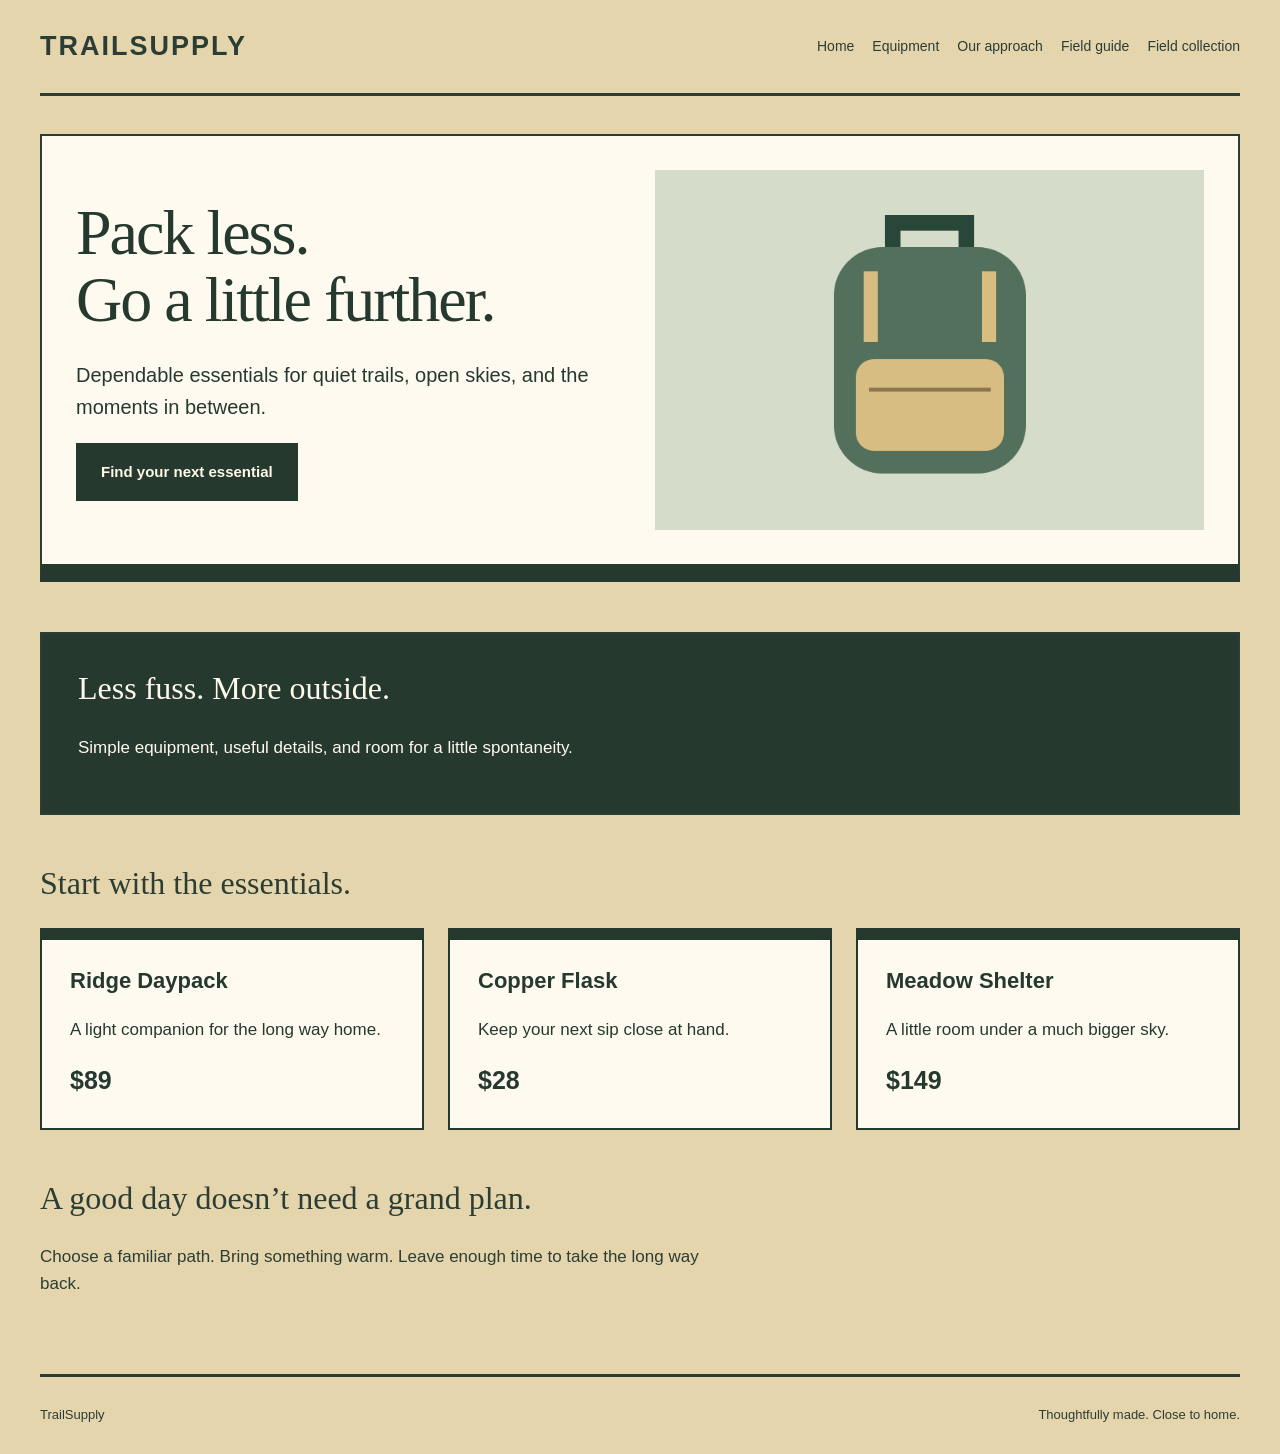
<file: index.html>
<!doctype html>
<html lang="en">
<head>
<meta charset="utf-8">
<meta name="viewport" content="width=device-width,initial-scale=1">
<title>
TrailSupply | Everyday outdoors</title>
<link rel="icon" href="assets/favicon.png">
<link rel="stylesheet" href="styles.css">
</head>
<body>
<header>
<a class="brand" href="index.html">TrailSupply</a>
<nav aria-label="Main navigation">
<a href="index.html">Home</a>
<a href="catalog.html">Equipment</a>
<a href="about.html">Our approach</a>
<a href="help.html">Field guide</a>
<span>Field collection</span>
</nav>
</header>
<main>
<section class="hero split">
<div>
<h1>
Pack less.<br>Go a little further.</h1>
<p class="lede">
Dependable essentials for quiet trails, open skies, and the moments in between.</p>
<a class="button" href="catalog.html">Find your next essential</a>
</div>
<img src="assets/pack.png" alt="Illustration of a forest-green daypack">
</section>
<section class="band">
<h2>
Less fuss. More outside.</h2>
<p>
Simple equipment, useful details, and room for a little spontaneity.</p>
</section>
<section>
<h2>
Start with the essentials.</h2>
<div class="grid three">
<article class="tile">
<h3>
Ridge Daypack</h3>
<p>
A light companion for the long way home.</p>
<span class="price">$89</span>
</article>
<article class="tile">
<h3>
Copper Flask</h3>
<p>
Keep your next sip close at hand.</p>
<span class="price">$28</span>
</article>
<article class="tile">
<h3>
Meadow Shelter</h3>
<p>
A little room under a much bigger sky.</p>
<span class="price">$149</span>
</article>
</div>
</section>
<section>
<h2>
A good day doesn’t need a grand plan.</h2>
<p>
Choose a familiar path. Bring something warm. Leave enough time to take the long way back.</p>
</section>
</main>
<footer>
<span>TrailSupply</span>
<span>Thoughtfully made. Close to home.</span>
</footer>
</body>
</html>
</file>
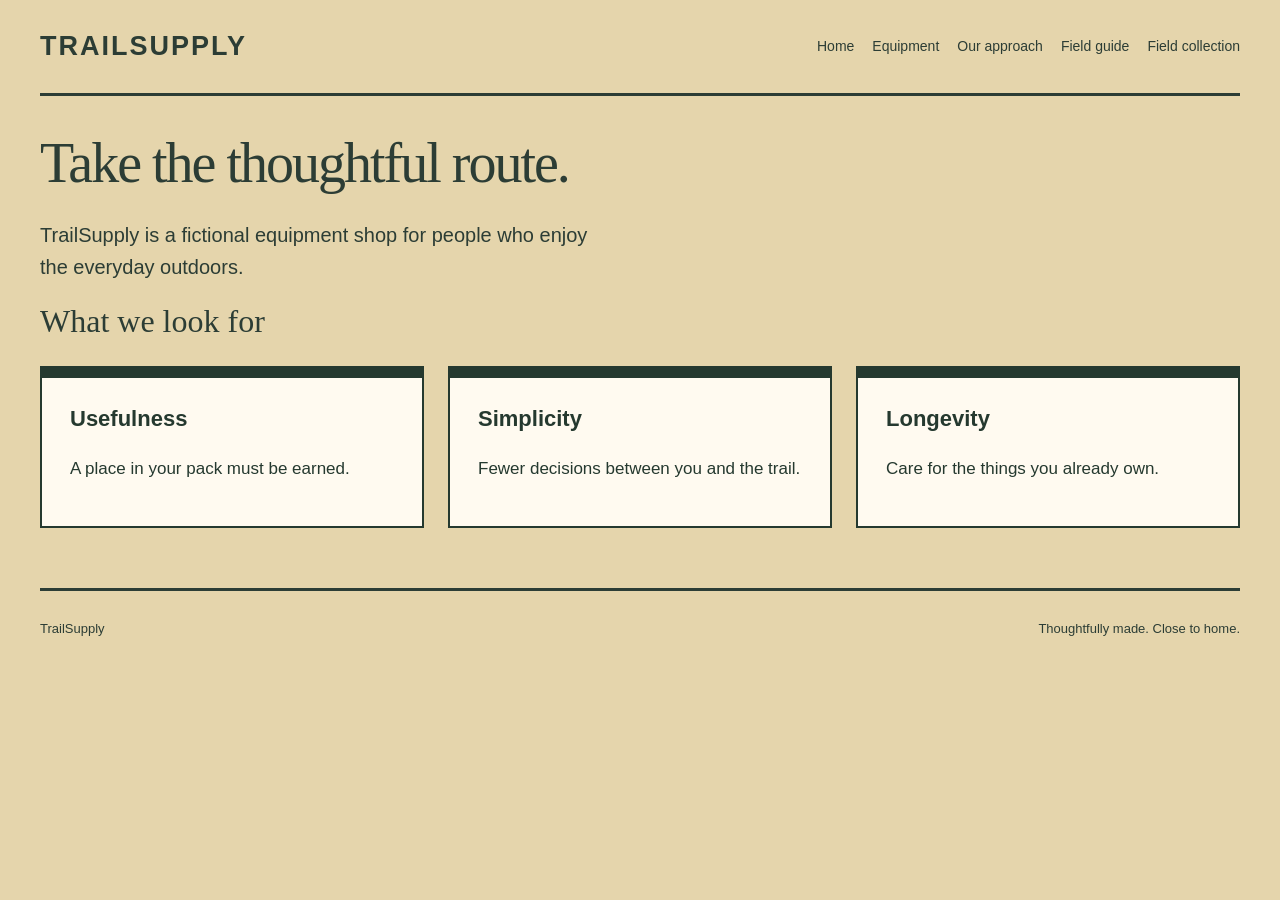
<file: about.html>
<!doctype html>
<html lang="en">
<head>
<meta charset="utf-8">
<meta name="viewport" content="width=device-width,initial-scale=1">
<title>
Our approach | TrailSupply</title>
<link rel="icon" href="assets/favicon.png">
<link rel="stylesheet" href="styles.css">
</head>
<body>
<header>
<a class="brand" href="index.html">TrailSupply</a>
<nav aria-label="Main navigation">
<a href="index.html">Home</a>
<a href="catalog.html">Equipment</a>
<a href="about.html">Our approach</a>
<a href="help.html">Field guide</a>
<span>Field collection</span>
</nav>
</header>
<main>
<h1>
Take the thoughtful route.</h1>
<p class="lede">
TrailSupply is a fictional equipment shop for people who enjoy the everyday outdoors.</p>
<section>
<h2>
What we look for</h2>
<div class="grid three">
<article class="tile">
<h3>
Usefulness</h3>
<p>
A place in your pack must be earned.</p>
</article>
<article class="tile">
<h3>
Simplicity</h3>
<p>
Fewer decisions between you and the trail.</p>
</article>
<article class="tile">
<h3>
Longevity</h3>
<p>
Care for the things you already own.</p>
</article>
</div>
</section>
</main>
<footer>
<span>TrailSupply</span>
<span>Thoughtfully made. Close to home.</span>
</footer>
</body>
</html>
</file>
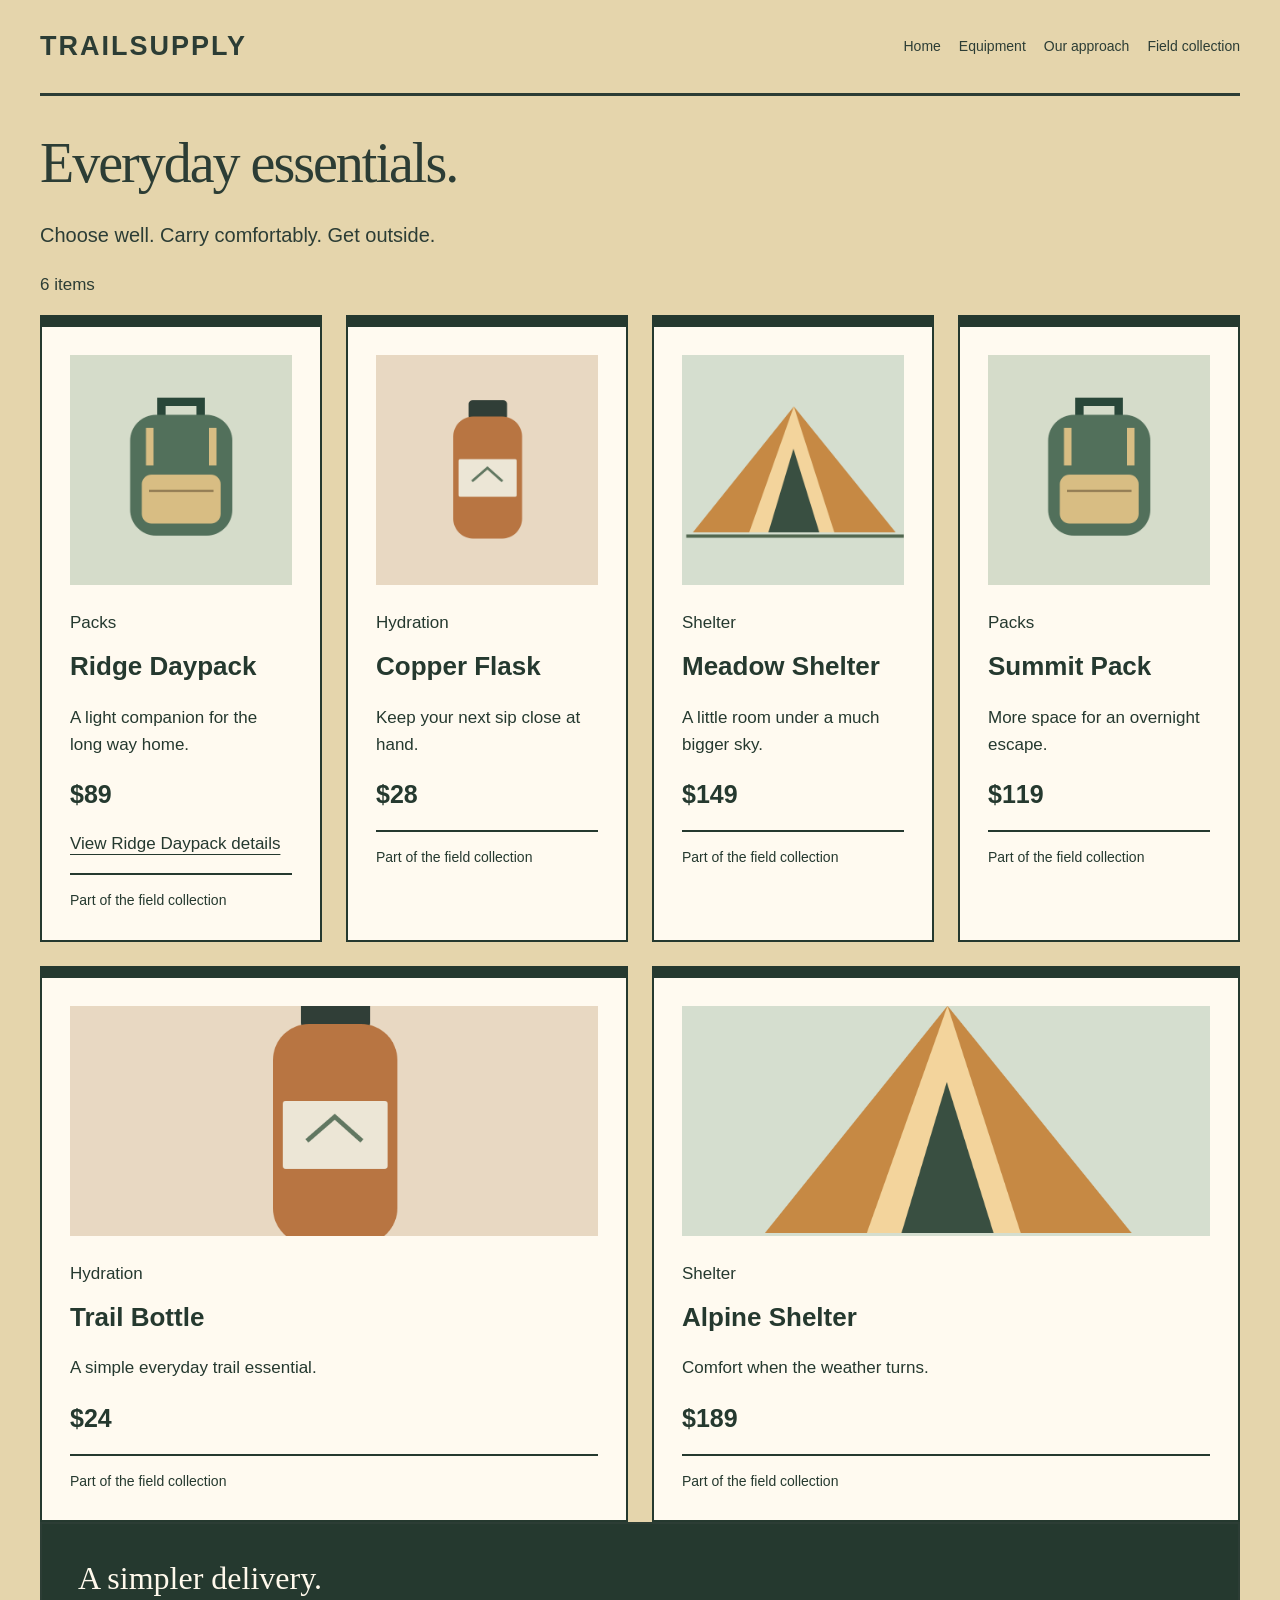
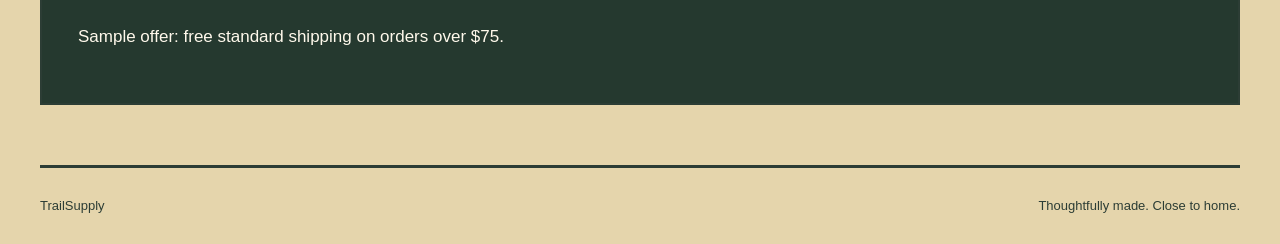
<file: catalog.html>
<!doctype html>
<html lang="en">
<head>
<meta charset="utf-8">
<meta name="viewport" content="width=device-width,initial-scale=1">
<title>
Equipment | TrailSupply</title>
<link rel="icon" href="assets/favicon.png">
<link rel="stylesheet" href="styles.css">
</head>
<body>
<header>
<a class="brand" href="index.html">TrailSupply</a>
<nav aria-label="Main navigation">
<a href="index.html">Home</a>
<a href="catalog.html">Equipment</a>
<a href="about.html">Our approach</a>
<span>Field collection</span>
</nav>
</header>
<main>
<h1>
Everyday essentials.</h1>
<p class="lede">
Choose well. Carry comfortably. Get outside.</p>
<p id="result-count">
6 items</p>
<div class="grid three" id="products">
<article class="tile product">
<img src="assets/pack.png" alt="Ridge Daypack illustration">
<p class="muted">
Packs</p>
<h2 style="font-size:26px">
Ridge Daypack</h2>
<p>
A light companion for the long way home.</p>
<p class="price">
$89</p>
<p>
<a href="product.html">View Ridge Daypack details</a>
</p>
<span class="availability">Part of the field collection</span>
</article>
<article class="tile product">
<img src="assets/bottle.png" alt="Copper Flask illustration">
<p class="muted">
Hydration</p>
<h2 style="font-size:26px">
Copper Flask</h2>
<p>
Keep your next sip close at hand.</p>
<p class="price">
$28</p>
<span class="availability">Part of the field collection</span>
</article>
<article class="tile product">
<img src="assets/tent.png" alt="Meadow Shelter illustration">
<p class="muted">
Shelter</p>
<h2 style="font-size:26px">
Meadow Shelter</h2>
<p>
A little room under a much bigger sky.</p>
<p class="price">
$149</p>
<span class="availability">Part of the field collection</span>
</article>
<article class="tile product">
<img src="assets/pack.png" alt="Summit Pack illustration">
<p class="muted">
Packs</p>
<h2 style="font-size:26px">
Summit Pack</h2>
<p>
More space for an overnight escape.</p>
<p class="price">
$119</p>
<span class="availability">Part of the field collection</span>
</article>
<article class="tile product">
<img src="assets/bottle.png" alt="Trail Bottle illustration">
<p class="muted">
Hydration</p>
<h2 style="font-size:26px">
Trail Bottle</h2>
<p>
A simple everyday trail essential.</p>
<p class="price">
$24</p>
<span class="availability">Part of the field collection</span>
</article>
<article class="tile product">
<img src="assets/tent.png" alt="Alpine Shelter illustration">
<p class="muted">
Shelter</p>
<h2 style="font-size:26px">
Alpine Shelter</h2>
<p>
Comfort when the weather turns.</p>
<p class="price">
$189</p>
<span class="availability">Part of the field collection</span>
</article>
</div>
<p id="empty-results" class="hidden">
No equipment matches. Try a different search or category.</p>
<section class="band">
<h2>
A simpler delivery.</h2>
<p>
Sample offer: free standard shipping on orders over $75.</p>
</section>
</main>
<footer>
<span>TrailSupply</span>
<span>Thoughtfully made. Close to home.</span>
</footer>
</body>
</html>
</file>
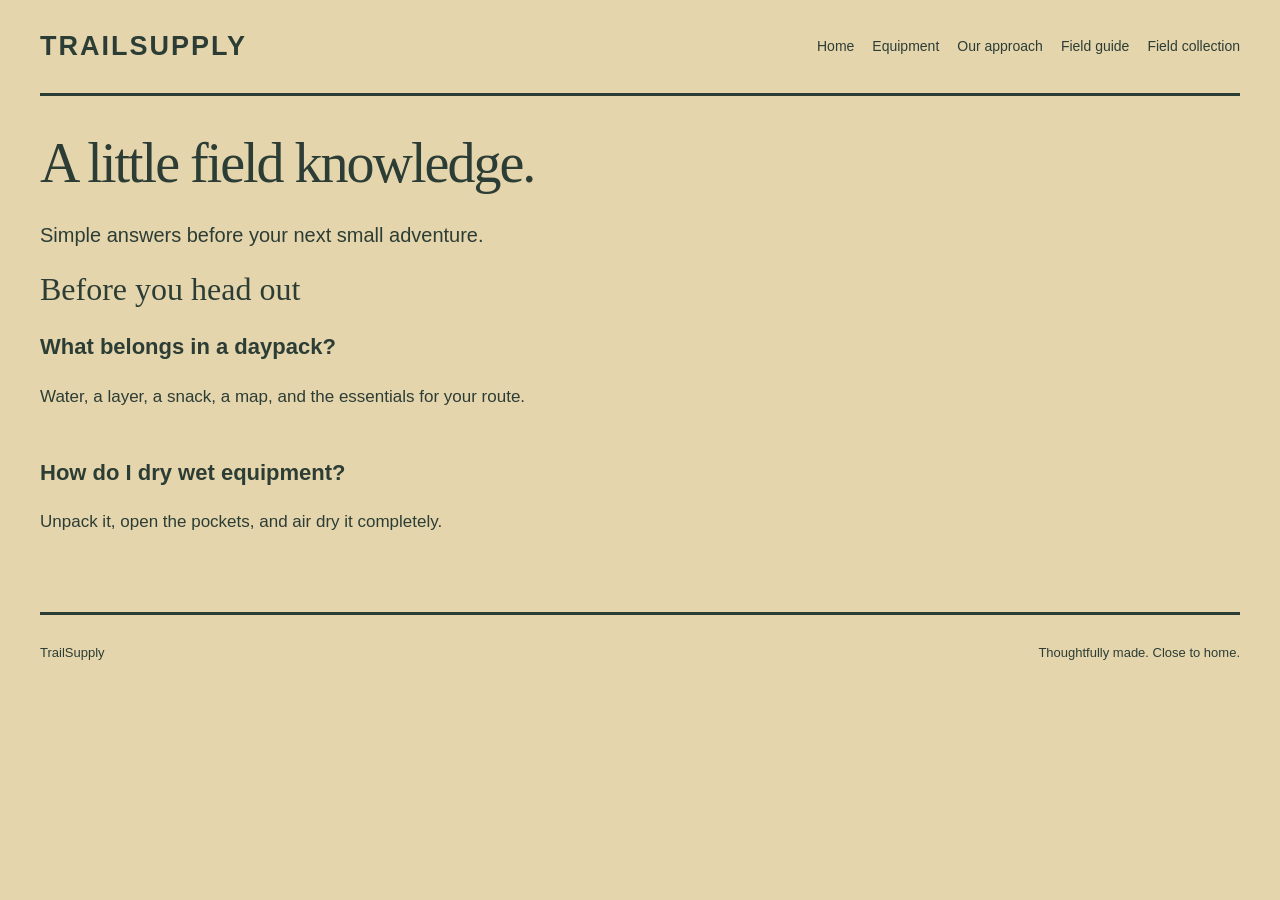
<file: help.html>
<!doctype html>
<html lang="en">
<head>
<meta charset="utf-8">
<meta name="viewport" content="width=device-width,initial-scale=1">
<title>
Field guide | TrailSupply</title>
<link rel="icon" href="assets/favicon.png">
<link rel="stylesheet" href="styles.css">
</head>
<body>
<header>
<a class="brand" href="index.html">TrailSupply</a>
<nav aria-label="Main navigation">
<a href="index.html">Home</a>
<a href="catalog.html">Equipment</a>
<a href="about.html">Our approach</a>
<a href="help.html">Field guide</a>
<span>Field collection</span>
</nav>
</header>
<main>
<h1>
A little field knowledge.</h1>
<p class="lede">
Simple answers before your next small adventure.</p>
<section>
<h2>
Before you head out</h2>
<section>
<h3>
What belongs in a daypack?</h3>
<p>
Water, a layer, a snack, a map, and the essentials for your route.</p>
</section>
<section>
<h3>
How do I dry wet equipment?</h3>
<p>
Unpack it, open the pockets, and air dry it completely.</p>
</section>
</section>
</main>
<footer>
<span>TrailSupply</span>
<span>Thoughtfully made. Close to home.</span>
</footer>
</body>
</html>
</file>
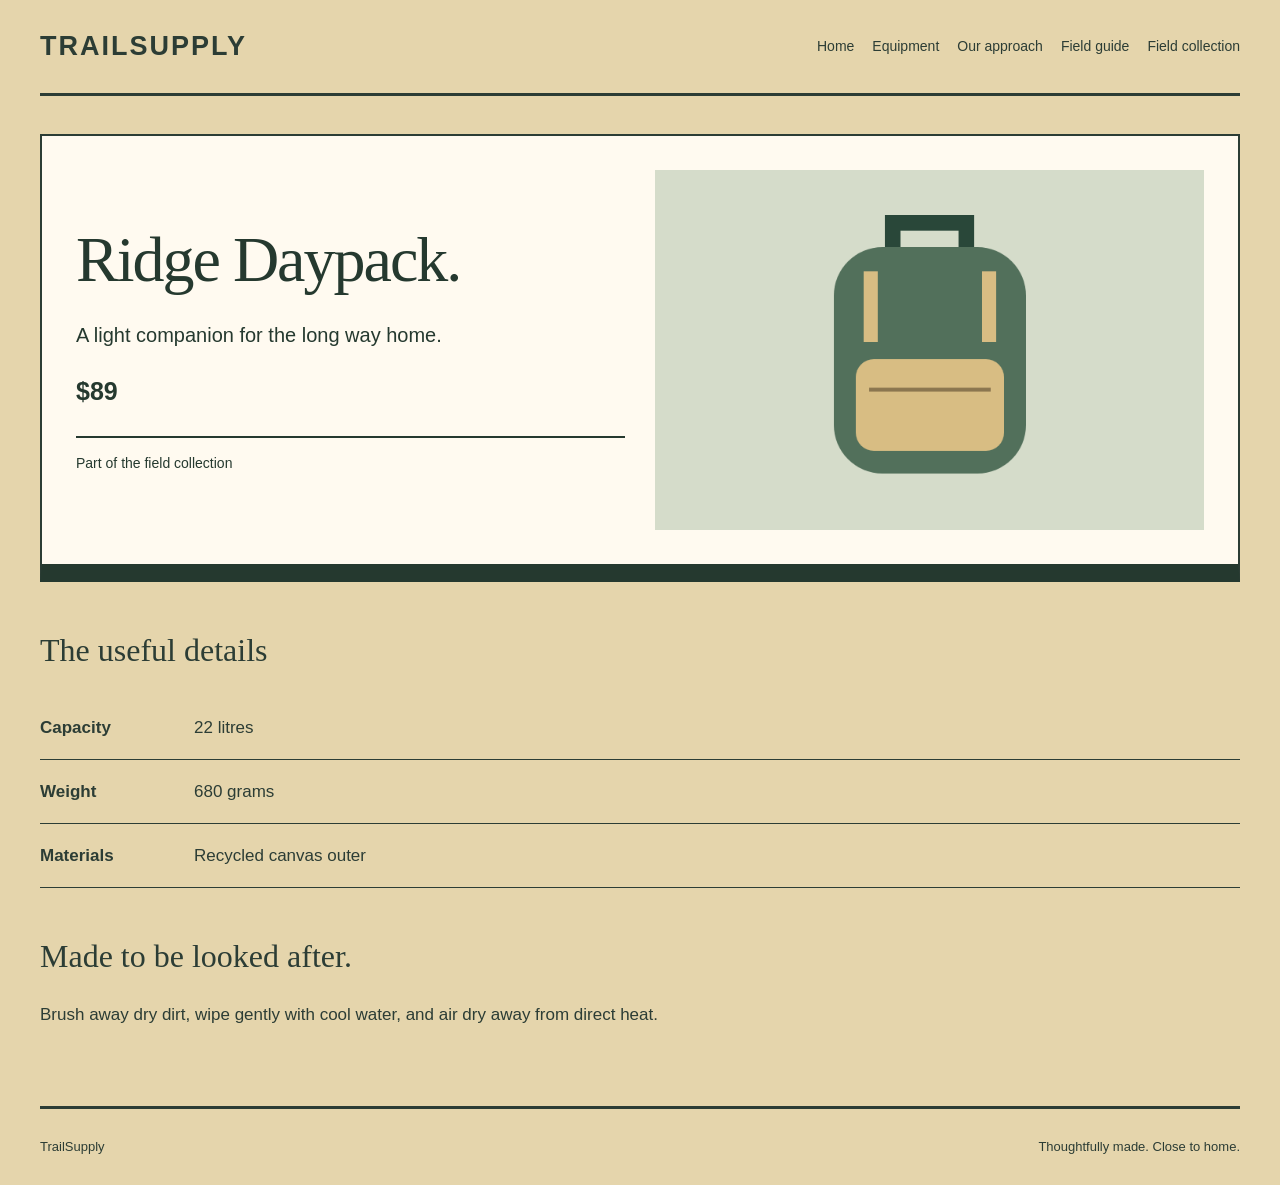
<file: product.html>
<!doctype html>
<html lang="en">
<head>
<meta charset="utf-8">
<meta name="viewport" content="width=device-width,initial-scale=1">
<title>
Ridge Daypack | TrailSupply</title>
<link rel="icon" href="assets/favicon.png">
<link rel="stylesheet" href="styles.css">
</head>
<body>
<header>
<a class="brand" href="index.html">TrailSupply</a>
<nav aria-label="Main navigation">
<a href="index.html">Home</a>
<a href="catalog.html">Equipment</a>
<a href="about.html">Our approach</a>
<a href="help.html">Field guide</a>
<span>Field collection</span>
</nav>
</header>
<main>
<section class="hero split">
<div>
<h1>
Ridge Daypack.</h1>
<p class="lede">
A light companion for the long way home.</p>
<p class="price">
$89</p>
<span class="availability">Part of the field collection</span>
</div>
<img src="assets/pack.png" alt="Ridge Daypack illustration">
</section>
<section>
<h2>
The useful details</h2>
<div class="spec-table">
<div class="spec-row">
<strong>Capacity</strong>
<span>22 litres</span>
</div>
<div class="spec-row">
<strong>Weight</strong>
<span>680 grams</span>
</div>
<div class="spec-row">
<strong>Materials</strong>
<span>Recycled canvas outer</span>
</div>
</div>
</section>
<section>
<h2>
Made to be looked after.</h2>
<p>
Brush away dry dirt, wipe gently with cool water, and air dry away from direct heat.</p>
</section>
</main>
<footer>
<span>TrailSupply</span>
<span>Thoughtfully made. Close to home.</span>
</footer>
</body>
</html>
</file>
<file: styles.css>
* { box-sizing: border-box; }
html { scroll-behavior: auto; }
body { margin: 0; background: #e5d5ac; color: #2c3d35; font-family: Arial, sans-serif; font-size: 17px; line-height: 1.6; }
header, main, footer { width: 94%; max-width: 1200px; margin: auto; }
header { display: flex; flex-wrap: wrap; justify-content: space-between; align-items: center; gap: 20px; padding: 25px 0; border-bottom: 3px solid #2c3d35; }
.brand { font-size: 27px; font-weight: 800; letter-spacing: -1px; }
a { color: inherit; text-underline-offset: 5px; }
header a { text-decoration: none; }
nav { display: flex; flex-wrap: wrap; gap: 18px; font-size: 14px; }
main { padding: 38px 0 60px; }
h1, h2, h3, p { margin-top: 0; overflow-wrap: anywhere; }
h1 { font-family: Georgia, serif; font-size: 56px; line-height: 1.05; font-weight: 400; letter-spacing: -2px; max-width: 780px; margin-bottom: 26px; }
h2 { font-family: Georgia, serif; font-size: 32px; line-height: 1.15; font-weight: 400; }
h3 { font-size: 22px; line-height: 1.2; }
p { max-width: 660px; }
.lede { font-size: 20px; max-width: 570px; }
.hero { display: flex; flex-wrap: wrap; align-items: center; gap: 30px; min-height: 440px; padding: 34px; border: 2px solid #2c3d35; }
.hero > div { flex: 1 1 350px; min-width: 0; }
.hero img { flex: 1 1 350px; width: 46%; max-width: 100%; min-width: 0; height: 360px; object-fit: cover; display: block; }
section + section { margin-top: 50px; }
.grid { display: flex; flex-wrap: wrap; gap: 24px; }
.tile { flex: 1 1 280px; min-width: 0; padding: 28px; background: #fffaf0; color: #25392f; border: 2px solid #25392f; }
.tile img { width: 100%; height: 230px; object-fit: cover; display: block; margin-bottom: 24px; }
.tile p { margin-bottom: 16px; }
.tile h2 { font-size: 30px; }
.price { font-size: 25px; font-weight: 700; }
.button { display: inline-block; background: #25392f; color: #fff8e7; padding: 15px 23px; text-decoration: none; font-size: 15px; font-weight: 700; border: 2px solid #25392f; }
.band { background: #25392f; color: #fff9ec; padding: 36px; border: 2px solid #2c3d35; }
.band p { margin-bottom: 16px; }
.toolbar { display: flex; flex-wrap: wrap; gap: 18px; padding: 24px; background: #fffaf0; color: #25392f; margin: 28px 0; border: 2px solid #25392f; }
.availability { display: block; border-top: 2px solid #25392f; padding-top: 14px; font-size: 14px; }
.spec-row { display: flex; flex-wrap: wrap; gap: 24px; padding: 18px 0; border-bottom: 1px solid #2c3d35; }
.spec-row strong { min-width: 130px; }
.hidden { display: none; }
footer { display: flex; flex-wrap: wrap; justify-content: space-between; gap: 20px; padding: 28px 0; border-top: 3px solid #2c3d35; font-size: 13px; }
a:focus-visible { outline: 3px solid #78552a; outline-offset: 6px; }
.brand{text-transform:uppercase;letter-spacing:2px}.hero{border-radius:0}.product h2{font-family:Arial,sans-serif;font-weight:700}
.hero{background:#fffaf0;color:#25392f;border-bottom:18px solid #25392f}.hero h1{font-size:64px}.tile{border-top:12px solid #25392f}
</file>
